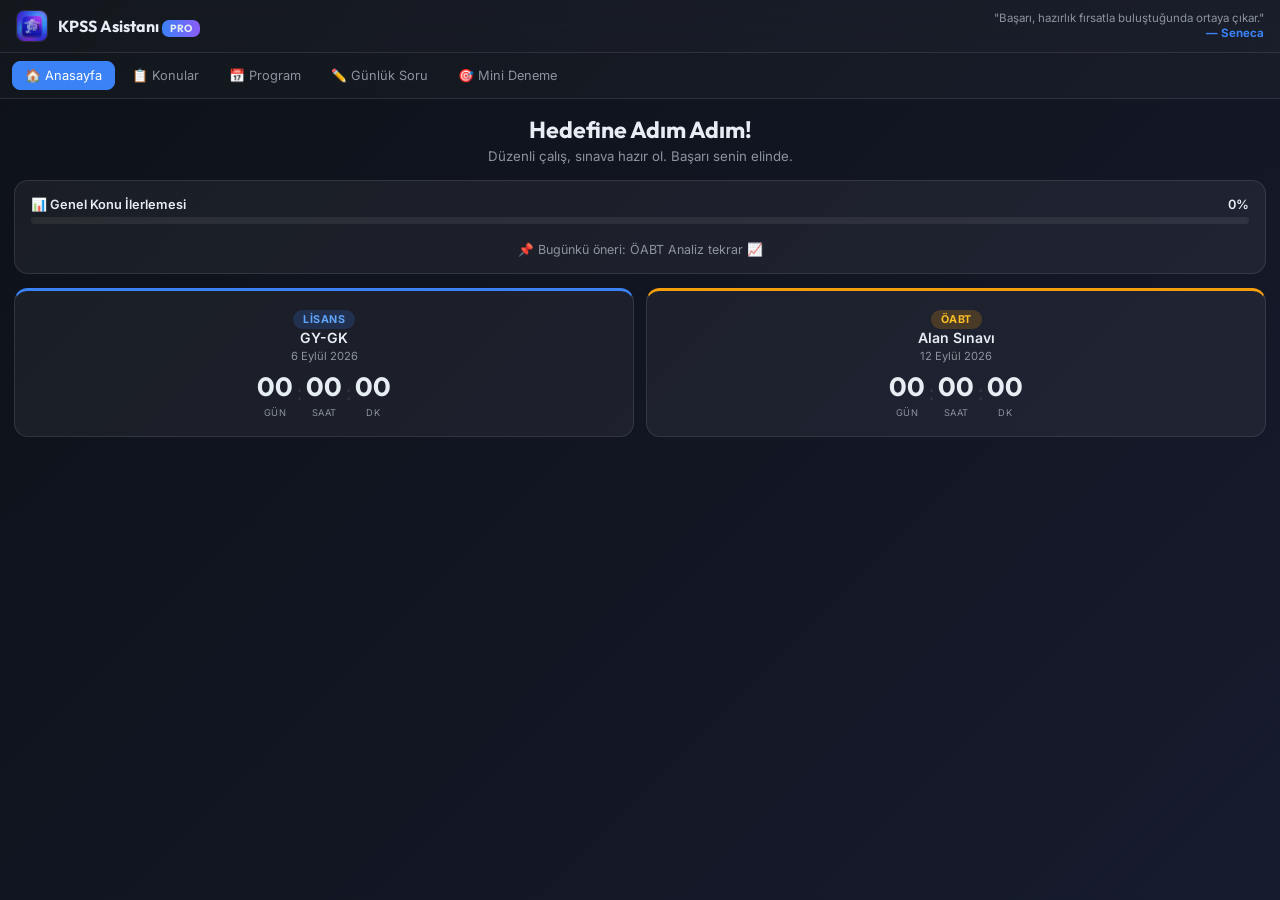
<file: kpss-asistan.html>
<!DOCTYPE html>
<html lang="tr">
<head>
<meta charset="UTF-8">
<meta name="viewport" content="width=device-width, initial-scale=1.0, user-scalable=no">
<title>KPSS Asistanı 2026</title>
<meta name="theme-color" content="#1a1f3a">
<link href="https://fonts.googleapis.com/css2?family=Inter:wght@400;500;600;700&family=Outfit:wght@600;700;800&display=swap" rel="stylesheet">
<link rel="icon" type="image/png" href="logo.png">
<link rel="apple-touch-icon" href="logo.png">
<link rel="manifest" href="manifest.json">
<meta name="apple-mobile-web-app-capable" content="yes">
<meta name="apple-mobile-web-app-status-bar-style" content="black-translucent">
<meta name="apple-mobile-web-app-title" content="KPSS PRO">
<style>
*,*::before,*::after{margin:0;padding:0;box-sizing:border-box}
:root{--bg:#0d1117;--surface:rgba(255,255,255,0.05);--border:rgba(255,255,255,0.1);--text:#e6edf3;--muted:#8b949e;--blue:#3b82f6;--purple:#8b5cf6;--green:#10b981;--orange:#f59e0b;--red:#ef4444}
body{font-family:'Inter',sans-serif;background:linear-gradient(135deg,#0d1117,#161b2e);color:var(--text);min-height:100vh;overflow-x:hidden}
.hdr{padding:10px 16px;background:rgba(255,255,255,0.03);border-bottom:1px solid var(--border);position:sticky;top:0;z-index:100;backdrop-filter:blur(12px);display:flex;justify-content:space-between;align-items:center}
.logo{font-family:'Outfit',sans-serif;font-size:1rem;font-weight:700;display:flex;align-items:center;gap:10px}
.logo-img{width:32px;height:32px;border-radius:8px;object-fit:cover;border:1px solid var(--border)}
.badge{background:linear-gradient(90deg,var(--blue),var(--purple));border-radius:7px;padding:2px 8px;font-size:0.65rem}
.quote-strip{font-size:0.72rem;color:var(--muted);max-width:55%;text-align:right;line-height:1.3}
.nav{display:flex;overflow-x:auto;gap:4px;padding:8px 12px;background:rgba(255,255,255,0.02);border-bottom:1px solid var(--border);scrollbar-width:none}
.nav::-webkit-scrollbar{display:none}
.nbtn{flex-shrink:0;background:transparent;border:1px solid transparent;border-radius:8px;color:var(--muted);font-family:'Inter',sans-serif;font-size:0.8rem;padding:6px 12px;cursor:pointer;transition:all .2s;white-space:nowrap;-webkit-tap-highlight-color:transparent;touch-action:manipulation}
.nbtn.active{color:#fff;background:var(--blue);border-color:var(--blue)}
.page{display:none;padding:16px 14px;animation:fu .3s ease}
.page.active{display:block}
@keyframes fu{from{opacity:0;transform:translateY(6px)}to{opacity:1;transform:none}}
.card{background:var(--surface);border:1px solid var(--border);border-radius:14px;padding:16px;margin-bottom:14px}
h2.pt{font-family:'Outfit',sans-serif;font-size:1.45rem;text-align:center;margin-bottom:4px}
p.ps{color:var(--muted);text-align:center;font-size:0.83rem;margin-bottom:16px}
.tag{display:inline-block;padding:3px 10px;border-radius:20px;font-size:0.67rem;font-weight:700;letter-spacing:.5px;background:rgba(59,130,246,.18);color:#60a5fa}
.tag.o{background:rgba(245,158,11,.2);color:#fbbf24}
.tag.g{background:rgba(16,185,129,.2);color:#34d399}
.tag.r{background:rgba(239,68,68,.2);color:#f87171}
/* countdown */
.cdg{display:grid;grid-template-columns:1fr 1fr;gap:12px}
.cdc{background:var(--surface);border:1px solid var(--border);border-radius:14px;padding:16px;text-align:center}
.cdc.b{border-top:3px solid var(--blue)}.cdc.o{border-top:3px solid var(--orange)}
.cdc h3{font-size:.88rem;font-weight:600;margin-bottom:3px}.cdc .dt{font-size:.7rem;color:var(--muted);margin-bottom:11px}
.tr{display:flex;justify-content:center;gap:4px;align-items:center}
.tu{text-align:center}.tnum{font-family:'Outfit',sans-serif;font-size:1.65rem;font-weight:700;line-height:1;display:block}
.tlbl{font-size:.58rem;color:var(--muted);text-transform:uppercase;letter-spacing:.5px}
.tsep{font-size:1.2rem;color:var(--border);margin-bottom:9px}
/* progress */
.plbl{display:flex;justify-content:space-between;font-size:.8rem;font-weight:600;margin-bottom:5px}
.pb{height:7px;background:rgba(255,255,255,.07);border-radius:7px;overflow:hidden;margin-bottom:18px}
.pf{height:100%;background:linear-gradient(90deg,var(--blue),var(--purple));border-radius:7px;transition:width .5s}
/* topics */
.sc{background:var(--surface);border:1px solid var(--border);border-radius:12px;padding:13px;margin-bottom:11px}
.sh{display:flex;justify-content:space-between;align-items:center;margin-bottom:7px;padding-bottom:7px;border-bottom:1px solid var(--border)}
.sn{font-family:'Outfit',sans-serif;font-size:.92rem;font-weight:600}
.scnt{font-size:.7rem;background:rgba(255,255,255,.08);padding:2px 8px;border-radius:10px;font-weight:600}
.spb{height:3px;background:rgba(255,255,255,.05);border-radius:3px;overflow:hidden;margin-bottom:9px}
.spf{height:100%;transition:width .4s}
.ti{display:flex;align-items:center;gap:9px;padding:6px 3px;border-radius:7px;cursor:pointer;-webkit-tap-highlight-color:transparent;touch-action:manipulation}
.ti span{font-size:.83rem;user-select:none;flex:1}
.ck{width:19px;height:19px;min-width:19px;border:2px solid var(--muted);border-radius:5px;display:flex;align-items:center;justify-content:center;transition:all .2s;font-size:10px;font-weight:700;color:#fff}
.ti.done .ck{background:var(--blue);border-color:var(--blue)}.ti.done span{color:var(--muted);text-decoration:line-through}
/* planner */
.dc{background:var(--surface);border:1px solid var(--border);border-radius:12px;padding:12px;margin-bottom:9px}
.dn{font-family:'Outfit',sans-serif;font-weight:700;font-size:.9rem;margin-bottom:7px;padding-bottom:6px;border-bottom:1px solid var(--border)}
.dt2{display:flex;flex-direction:column;gap:5px}
.tp{padding:7px 11px;border-radius:7px;font-size:.79rem;font-weight:500;background:rgba(255,255,255,.03);border:1px solid var(--border);border-left-width:3px}
/* quiz */
.qib{display:flex;justify-content:space-between;align-items:center;margin-bottom:12px}
.qsd{font-weight:700;font-size:.83rem;background:rgba(255,255,255,.07);padding:5px 11px;border-radius:20px}
.qtxt{font-family:'Outfit',sans-serif;font-size:1.03rem;line-height:1.6;margin-bottom:16px;font-weight:500}
.qopts{display:flex;flex-direction:column;gap:8px;margin-bottom:13px}
.obtn{width:100%;background:rgba(255,255,255,.03);border:1px solid var(--border);border-radius:10px;color:var(--text);font-family:'Inter',sans-serif;font-size:.85rem;padding:12px 14px;text-align:left;cursor:pointer;display:flex;align-items:center;gap:10px;transition:all .18s;-webkit-tap-highlight-color:transparent;touch-action:manipulation}
.obtn:active:not(:disabled){transform:scale(.98)}.obtn:not(:disabled):hover{background:rgba(255,255,255,.07)}
.obtn.correct{background:rgba(16,185,129,.14);border-color:var(--green)}.obtn.wrong{background:rgba(239,68,68,.14);border-color:var(--red);opacity:.8}
.obtn:disabled{cursor:not-allowed}
.ol{width:27px;height:27px;min-width:27px;border-radius:7px;background:rgba(255,255,255,.1);display:flex;align-items:center;justify-content:center;font-weight:700;font-size:.78rem}
.obtn.correct .ol{background:var(--green)}.obtn.wrong .ol{background:var(--red)}
.fb{display:none;border-radius:10px;padding:12px 14px;margin-bottom:11px;border-left:4px solid var(--blue);background:rgba(255,255,255,.04);font-size:.83rem;line-height:1.6}
.fb.show{display:block;animation:fu .3s ease}.fb.ok{border-color:var(--green)}.fb.err{border-color:var(--red)}
.fbt{font-weight:700;margin-bottom:3px;font-size:.9rem}
.bnxt{width:100%;padding:12px;background:linear-gradient(135deg,var(--blue),var(--purple));color:#fff;border:none;border-radius:10px;font-family:'Outfit',sans-serif;font-size:.93rem;font-weight:700;cursor:pointer;display:none;touch-action:manipulation}
.bnxt:active{transform:scale(.97)}
.qend{text-align:center;padding:14px 0}
.sbig{font-family:'Outfit',sans-serif;font-size:2.7rem;font-weight:800;color:var(--blue)}
.brs{padding:10px 24px;background:var(--blue);color:#fff;border:none;border-radius:9px;font-family:'Outfit',sans-serif;font-size:.92rem;font-weight:700;cursor:pointer;touch-action:manipulation}
/* deneme */
.dstep{margin-bottom:14px}
.dsub-row{display:flex;justify-content:space-between;align-items:center;padding:10px 14px;background:rgba(255,255,255,.03);border:1px solid var(--border);border-radius:10px;margin-bottom:7px}
.dsub-lbl{font-family:'Outfit',sans-serif;font-size:.9rem;font-weight:600}
.dsub-cnt{font-size:.78rem;color:var(--muted)}
.dscore-grid{display:grid;grid-template-columns:1fr 1fr;gap:10px;margin-bottom:14px}
.dscore-card{background:var(--surface);border:1px solid var(--border);border-radius:12px;padding:14px;text-align:center}
.dscore-num{font-family:'Outfit',sans-serif;font-size:2rem;font-weight:800}
.dscore-lbl{font-size:.72rem;color:var(--muted);margin-top:3px}
.ai-box{background:rgba(59,130,246,.08);border:1px solid rgba(59,130,246,.25);border-radius:12px;padding:16px;margin-bottom:14px}
.ai-title{font-family:'Outfit',sans-serif;font-size:1rem;font-weight:700;margin-bottom:10px;display:flex;align-items:center;gap:6px}
.ai-line{font-size:.83rem;line-height:1.7;padding:4px 0;border-bottom:1px solid rgba(255,255,255,.06)}
.ai-line:last-child{border:none}
.sub-result{display:flex;justify-content:space-between;align-items:center;padding:8px 12px;border-radius:8px;margin-bottom:6px;background:rgba(255,255,255,.03)}
.sub-result.good{border-left:3px solid var(--green)}.sub-result.mid{border-left:3px solid var(--orange)}.sub-result.bad{border-left:3px solid var(--red)}
</style>
</head>
<body>
<div class="hdr">
  <div class="logo">
    <img src="logo.png" class="logo-img" onerror="this.style.display='none'">
    <div>KPSS Asistanı <span class="badge">PRO</span></div>
  </div>
  <div class="quote-strip" id="daily-quote"></div>
</div>
<nav class="nav" id="mainNav">
  <button class="nbtn active" data-page="dashboard">🏠 Anasayfa</button>
  <button class="nbtn" data-page="topics">📋 Konular</button>
  <button class="nbtn" data-page="planner">📅 Program</button>
  <button class="nbtn" data-page="quiz">✏️ Günlük Soru</button>
  <button class="nbtn" data-page="deneme">🎯 Mini Deneme</button>
</nav>

<!-- DASHBOARD -->
<div class="page active" id="page-dashboard">
  <h2 class="pt">Hedefine Adım Adım!</h2>
  <p class="ps">Düzenli çalış, sınava hazır ol. Başarı senin elinde.</p>
  <div class="card">
    <div class="plbl"><span>📊 Genel Konu İlerlemesi</span><span id="tot-pct">0%</span></div>
    <div class="pb"><div class="pf" id="tot-fill" style="width:0%"></div></div>
    <div style="font-size:.78rem;color:var(--muted);text-align:center" id="today-tip"></div>
  </div>
  <div class="cdg">
    <div class="cdc b"><span class="tag">LİSANS</span><h3>GY-GK</h3><div class="dt">6 Eylül 2026</div>
      <div class="tr"><div class="tu"><span class="tnum" id="d1">--</span><span class="tlbl">Gün</span></div><div class="tsep">:</div><div class="tu"><span class="tnum" id="h1">--</span><span class="tlbl">Saat</span></div><div class="tsep">:</div><div class="tu"><span class="tnum" id="m1">--</span><span class="tlbl">Dk</span></div></div>
    </div>
    <div class="cdc o"><span class="tag o">ÖABT</span><h3>Alan Sınavı</h3><div class="dt">12 Eylül 2026</div>
      <div class="tr"><div class="tu"><span class="tnum" id="d2">--</span><span class="tlbl">Gün</span></div><div class="tsep">:</div><div class="tu"><span class="tnum" id="h2">--</span><span class="tlbl">Saat</span></div><div class="tsep">:</div><div class="tu"><span class="tnum" id="m2">--</span><span class="tlbl">Dk</span></div></div>
    </div>
  </div>
</div>

<!-- TOPICS -->
<div class="page" id="page-topics">
  <h2 class="pt">Konu Takibi</h2><p class="ps">Tamamladığın konuları işaretle. Kaydedilir.</p>
  <div id="topic-list"></div>
</div>

<!-- PLANNER -->
<div class="page" id="page-planner">
  <h2 class="pt">Haftalık Program</h2><p class="ps">ÖABT ağırlıklı, GY-GK destekli.</p>
  <div id="planner-list"></div>
</div>

<!-- DAILY QUIZ -->
<div class="page" id="page-quiz">
  <h2 class="pt">Günlük Soru</h2><p class="ps" id="quiz-sub">Bugüne özel sorular yükleniyor...</p>
  <div class="card" id="quiz-box">
    <div class="qib"><span class="tag" id="q-cat">-</span><span class="qsd">Skor: <span id="q-sc">0</span></span></div>
    <div style="font-size:.7rem;color:var(--muted);margin-bottom:10px" id="q-cnt"></div>
    <div class="qtxt" id="q-txt">Yükleniyor...</div>
    <div class="qopts" id="q-opts"></div>
    <div class="fb" id="q-fb"><div class="fbt" id="q-fbt"></div><div id="q-fbtx"></div></div>
    <button class="bnxt" id="btn-nxt">Sonraki →</button>
  </div>
  <div class="card" id="quiz-end" style="display:none">
    <div class="qend"><div style="font-size:2.5rem">🎉</div><div class="sbig" id="end-sc"></div><p id="end-msg" style="color:var(--muted);margin:8px 0 18px;font-size:.88rem"></p><button class="brs" id="btn-rs">Tekrar Başla</button></div>
  </div>
</div>

<!-- MINI DENEME -->
<div class="page" id="page-deneme">
  <h2 class="pt">Mini Deneme</h2><p class="ps">Gerçek KPSS dağılımına göre 30 soruluk öğretmen denemesi.</p>

  <!-- Bilgi -->
  <div class="card" id="den-info">
    <div style="margin-bottom:12px">
      <div style="font-family:'Outfit',sans-serif;font-size:.95rem;font-weight:700;margin-bottom:8px">📋 Deneme Yapısı</div>
      <div class="dsub-row"><span class="dsub-lbl">🟦 GY-GK Bölümü</span><span class="dsub-cnt">20 soru</span></div>
      <div style="padding-left:12px">
        <div class="dsub-row"><span class="dsub-lbl">📚 Türkçe</span><span class="dsub-cnt">5 soru</span></div>
        <div class="dsub-row"><span class="dsub-lbl">➗ Matematik</span><span class="dsub-cnt">5 soru</span></div>
        <div class="dsub-row"><span class="dsub-lbl">🏺 Tarih</span><span class="dsub-cnt">4 soru</span></div>
        <div class="dsub-row"><span class="dsub-lbl">🌍 Coğrafya</span><span class="dsub-cnt">3 soru</span></div>
        <div class="dsub-row"><span class="dsub-lbl">⚖️ Vatandaşlık</span><span class="dsub-cnt">2 soru</span></div>
        <div class="dsub-row"><span class="dsub-lbl">📰 Güncel</span><span class="dsub-cnt">1 soru</span></div>
      </div>
      <div class="dsub-row" style="margin-top:6px"><span class="dsub-lbl">🟧 ÖABT Bölümü</span><span class="dsub-cnt">10 soru</span></div>
      <div style="padding-left:12px">
        <div class="dsub-row"><span class="dsub-lbl">📐 Geometri + Sayılar</span><span class="dsub-cnt">4 soru</span></div>
        <div class="dsub-row"><span class="dsub-lbl">📈 Analiz + Cebir</span><span class="dsub-cnt">4 soru</span></div>
        <div class="dsub-row"><span class="dsub-lbl">👨‍🏫 Alan Eğitimi</span><span class="dsub-cnt">2 soru</span></div>
      </div>
    </div>
    <div style="font-size:.78rem;color:var(--muted);margin-bottom:14px">Net = Doğru − (Yanlış × 0.25)&nbsp;|&nbsp;Boşlar sayılmaz</div>
    <button class="bnxt" style="display:block" id="btn-start-den">Denemeyi Başlat 🚀</button>
  </div>

  <!-- Soru Alanı -->
  <div class="card" id="den-box" style="display:none">
    <div class="qib">
      <span class="tag" id="den-cat">-</span>
      <span class="qsd" id="den-cnt">-</span>
    </div>
    <div class="qtxt" id="den-txt"></div>
    <div class="qopts" id="den-opts"></div>
    <div class="fb" id="den-fb"><div class="fbt" id="den-fbt"></div><div id="den-fbtx"></div></div>
    <button class="bnxt" id="btn-den-nxt">Sonraki →</button>
    <button class="bnxt" id="btn-den-skip" style="background:rgba(255,255,255,.08);margin-top:8px;color:var(--muted)">Boş Bırak →</button>
  </div>

  <!-- Sonuç -->
  <div id="den-result" style="display:none">
    <div class="card">
      <div style="text-align:center;margin-bottom:16px">
        <div style="font-size:2rem;margin-bottom:6px">📊</div>
        <div style="font-family:'Outfit',sans-serif;font-size:1.2rem;font-weight:700">Deneme Sonucu</div>
      </div>
      <div class="dscore-grid">
        <div class="dscore-card"><div class="dscore-num" id="res-dogru" style="color:var(--green)"></div><div class="dscore-lbl">Doğru</div></div>
        <div class="dscore-card"><div class="dscore-num" id="res-yanlis" style="color:var(--red)"></div><div class="dscore-lbl">Yanlış</div></div>
        <div class="dscore-card"><div class="dscore-num" id="res-bos" style="color:var(--muted)"></div><div class="dscore-lbl">Boş</div></div>
        <div class="dscore-card"><div class="dscore-num" id="res-net" style="color:var(--blue)"></div><div class="dscore-lbl">Net</div></div>
      </div>
      <div style="display:grid;grid-template-columns:1fr 1fr;gap:10px;margin-bottom:14px">
        <div class="dscore-card"><div class="dscore-num" id="res-gygk" style="color:var(--purple);font-size:1.5rem"></div><div class="dscore-lbl">GY-GK Tahmini Puan</div></div>
        <div class="dscore-card"><div class="dscore-num" id="res-oabt" style="color:var(--orange);font-size:1.5rem"></div><div class="dscore-lbl">ÖABT Tahmini Puan</div></div>
      </div>
    </div>
    <div class="card">
      <div style="margin-bottom:12px">
        <div style="font-family:'Outfit',sans-serif;font-size:.95rem;font-weight:700;margin-bottom:10px">Konu Bazlı Sonuçlar</div>
        <div id="sub-results"></div>
      </div>
    </div>
    <div class="ai-box">
      <div class="ai-title">🤖 Yapay Zeka Analizi</div>
      <div id="ai-analysis"></div>
    </div>
    <button class="brs" style="width:100%;padding:12px" id="btn-den-restart">Yeni Deneme 🔄</button>
  </div>
</div>

<script>
// ============== SORULAR ==============
var GYGK_Q = {
  turkce:[
    {q:'"Ne doğan güneşe hükmüm geçer / Ne halden anlayan bulunur" — Hangisi YOKTUR?',opts:['Sıfat-fiil','Olumsuzluk eki','Bağlaç','İsim tamlaması','Eylemsi'],ans:3,exp:'"Doğan"=sıfat-fiil, "ne...ne"=bağlaç. İsim tamlaması yoktur.'},
    {q:'"Kitabı okudu" cümlesinde nesne nedir?',opts:['Kitabı','Okudu','Özne','Yüklem','Tümleç'],ans:0,exp:'"Kitabı" belirtili nesnedir; "-ı" hâliyle belirtilmiş.'},
    {q:'Hangi kelimede yazım yanlışı var?',opts:['hâlâ','fakat','lakin','de ki','herşey'],ans:4,exp:'"Her şey" ayrı yazılır; bitişik "herşey" yanlıştır.'},
    {q:'"Eve girince baktı" cümlesi hangi tür cümledir?',opts:['Basit','Sıralı','Bağlı','Bileşik','Devrik'],ans:3,exp:'"Girince" yan cümlesi oluşturur → Bileşik cümledir.'},
    {q:'"Yokuşu çıkmak" ifadesinde altı çizili sözcüğün türü?',opts:['Fiil','Zarf','Mastar','İsim','Sıfat'],ans:2,exp:'"Çıkmak" -mak mastar ekiyle isim görevinde kullanılmıştır.'}
  ],
  matematik:[
    {q:'%40ını %20 kârla, kalanın %50sini %10 zararla geri kalanı maliyetine satan satıcının net durumu?',opts:['%5 Kâr','%5 Zarar','%3 Kâr','Zararsız','%8 Kâr'],ans:0,exp:'40×120+30×90+30×100=10500 TL; maliyet 10000 → %5 kâr.'},
    {q:'İki boruyla 6 ve 12 saatte dolan havuz ikisi açık kaç saatte dolar?',opts:['3','4','5','6','2'],ans:1,exp:'1/6+1/12=3/12=1/4 → 4 saatte dolar.'},
    {q:'120 km 1,5 saatte alınıyor. 200 km için kaç saat?',opts:['2','2.5','3','3.5','4'],ans:1,exp:'Hız=80 km/h → 200/80=2,5 saat.'},
    {q:'3, 6, 12, 24, ... dizisinin 7. terimi?',opts:['96','128','192','256','384'],ans:2,exp:'Oran=2 → 3×2⁶=192.'},
    {q:'%25 indirimli ürünün indirimsiz fiyatı 200 TL ise indirimlisi?',opts:['100','125','140','150','175'],ans:3,exp:'200×0,75=150 TL.'}
  ],
  tarih:[
    {q:'Padişahın mutlak otoritesini ilk sınırlandıran belge?',opts:['Sened-i İttifak','Tanzimat Fermanı','Islahat Fermanı','Kanuni Esasi','Teşkilat-ı Esasiye'],ans:0,exp:'Sened-i İttifak (1808) ayanlarla imzalanan ilk belgedir.'},
    {q:'Misak-ı Milli hangi meclis tarafından kabul edildi?',opts:['TBMM','Son Osmanlı Mebusan Meclisi','Danıştay','Şura-yı Devlet','Meclisi Mebusan'],ans:1,exp:'Ocak 1920, İstanbul\'daki son Osmanlı Mebusan Meclisi.'},
    {q:'Kurtuluş Savaşı\'nda ilk düzenli ordu cephesi?',opts:['Batı','Güney','Doğu','Merkez','Kuzey'],ans:2,exp:'Doğu Cephesi — Kazım Karabekir, Ermeni Savaşı 1920.'},
    {q:'Kanun-i Esasi hangi yılda ilan edildi?',opts:['1856','1876','1889','1908','1839'],ans:1,exp:'1876 — II. Abdülhamit döneminde ilan edilen ilk Osmanlı anayasası.'}
  ],
  cografya:[
    {q:'Türkiye\'de tektonik kökenli olmayan göl?',opts:['İznik','Tuz','Sapanca','Meke Tuzlası','Burdur'],ans:3,exp:'Meke Tuzlası maar (volkanik) gölüdür.'},
    {q:'En fazla yağış hangi bölgede görülür?',opts:['Karadeniz','Ege','Akdeniz','Marmara','İç Anadolu'],ans:0,exp:'Doğu Karadeniz (Rize) ~2500 mm ile Türkiye\'nin en yağışlı yeridir.'},
    {q:'Türkiye\'nin en uzun nehri?',opts:['Fırat','Dicle','Kızılırmak','Sakarya','Yeşilırmak'],ans:2,exp:'Kızılırmak ~1355 km ile tamamı Türkiye sınırlarında akandır.'}
  ],
  vatandaslik:[
    {q:'Savaş ilanına 1982 Anayasasına göre kim karar verir?',opts:['Cumhurbaşkanı','TBMM','MGK','Genelkurmay','Bakanlık'],ans:1,exp:'1982 Any. Madde 92: Savaş ilanı yetkisi TBMM\'ye aittir.'},
    {q:'Cumhurbaşkanı kaç yıl için seçilir?',opts:['4','5','6','7','3'],ans:1,exp:'5 yıl ve en fazla 2 dönem görev yapabilir.'}
  ],
  guncel:[
    {q:'Türkiye Büyük Millet Meclisi kaç milletvekilinden oluşur?',opts:['450','500','550','600','650'],ans:3,exp:'2017 anayasa değişikliği ile 550\'den 600\'e çıkarılmıştır.'}
  ]
};

var OABT_Q = {
  sayilar:[
    {q:'1\'den 100\'e kadar sayılar yan yana yazılan sayının 9\'a bölümünden kalan?',opts:['1','2','3','4','0'],ans:0,exp:'Rakamlar toplamı 901; 9+0+1=10 → 1+0=1. Kalan 1.'},
    {q:'EBOB(3,7) + EKOK(3,7) = ?',opts:['22','21','23','24','28'],ans:0,exp:'EBOB=1, EKOK=21 → 1+21=22.'}
  ],
  geometri:[
    {q:'A(2,-3)\'ün y=x\'e göre simetriği B, B\'nin orijine göre simetriği C. C=?',opts:['(2,-3)','(-3,2)','(3,-2)','(-2,3)','(2,3)'],ans:2,exp:'B(-3,2), orijine göre C(3,-2).'},
    {q:'30-60-90 üçgeninde en uzun:en kısa kenar oranı?',opts:['1:2','1:√3','2:1','√3:1','√2:1'],ans:2,exp:'Kenarlar 1:√3:2 → en uzun 2, en kısa 1 → oran 2:1.'}
  ],
  analiz:[
    {q:'f(x)=x³-3x²+4 fonksiyonunun yerel minimum değeri?',opts:['0','2','4','-2','8'],ans:0,exp:'f\'=3x(x-2)=0; x=2\'de min: f(2)=8-12+4=0.'},
    {q:'f(x)=3x²+2x\'in x=1\'deki türevi?',opts:['5','6','8','7','4'],ans:2,exp:'f\'=6x+2; f\'(1)=8.'}
  ],
  cebir:[
    {q:'x²-5x+6=0 köklerinin toplamı?',opts:['5','6','-5','3','2'],ans:0,exp:'Viète: kökler toplamı = 5/1 = 5.'},
    {q:'A=[[1,2],[3,4]] B=[[5,6],[7,8]] AxB\'nin (1,1) elemanı?',opts:['19','23','17','22','21'],ans:0,exp:'1×5+2×7=19.'}
  ],
  alanEgitimi:[
    {q:'"Somuttan soyuta" ilkesine göre ilk aşamada kullanılması gereken yaklaşım?',opts:['Sembolik','Sezgisel','Somut Materyal','Soyut Kural','Ezber'],ans:2,exp:'Bruner\'ın modeli: Enaktif (somut) → İkonik → Sembolik.'},
    {q:'İlköğretim matematik öğretiminde problem çözme sürecindeki ilk adım?',opts:['Plan yap','Problemi anla','Çöz','Kontrol et','Genelleştir'],ans:1,exp:'Polya\'nın 4 adımı: 1.Problemi anla → 2.Plan yap → 3.Uygula → 4.Kontrol.'}
  ]
};

// ============== MOTIVASYON SÖZLERİ ==============
var QUOTES = [
  {q:'Hayatta en hakiki mürşit ilimdir.',p:'Atatürk'},
  {q:'Matematik, aklın müziğidir.',p:'James Joseph Sylvester'},
  {q:'Eğitim, insanın içindeki ateşin yakılmasıdır.',p:'Socrates'},
  {q:'Başarı, hazırlık fırsatla buluştuğunda ortaya çıkar.',p:'Seneca'},
  {q:'Bugünün çalışması, yarının başarısını hazırlar.',p:'Atatürk'},
  {q:'Matematik, sonsuzluğun bilimidir.',p:'Leibniz'},
  {q:'Çalışmadan, yorulmadan, üretmeden rahat yaşamak... bu bir insanın harcı değildir.',p:'Atatürk'},
  {q:'Bir şeyi yapmak imkânsız görünüyorsa, o şeyi yapana kadar imkânsız kalır.',p:'Nelson Mandela'},
  {q:'Geometri, Tanrı\'nın düşüncesidir.',p:'Platon'},
  {q:'Zorluklar insanı kendini bulmaya zorlar.',p:'Epiktetos'},
  {q:'Bilgi güçtür; öğrenen her şeye sahip olur.',p:'Francis Bacon'},
  {q:'Küçük fırsatlar çoğu zaman büyük başarıların başlangıcıdır.',p:'Demosthenes'},
  {q:'Sabır, başarının en güçlü silahıdır.',p:'Ali ibn Abi Talib'},
  {q:'Öğrenmek bir hazinedir; öğreten onu her yere taşır.',p:'Çin Atasözü'}
];

// ============== KONULAR ==============
var SUBJECTS=[
  {id:'mat',label:'➗ GY-GK Matematik',count:'30 S',color:'#3b82f6',topics:['Temel İşlemler','Sayı Problemleri','Yüzde-Oran-Orantı','İşçi-Havuz','Hız-Zaman','Grafik-Tablo']},
  {id:'tur',label:'📚 GY-GK Türkçe',count:'30 S',color:'#10b981',topics:['Sözcükte Anlam','Cümlede Anlam','Paragraf','Dil Bilgisi','Yazım Kuralları','Noktalama']},
  {id:'tar',label:'🏺 GY-GK Tarih',count:'27 S',color:'#f59e0b',topics:['Osmanlı Öncesi Türk Tarihi','Osmanlı Tarihi','Atatürk ve İnkılap Tarihi','Kurtuluş Savaşı','Çağdaş Tarih']},
  {id:'cog',label:'🌍 GY-GK Coğrafya',count:'18 S',color:'#6366f1',topics:['Fiziki Coğrafya','Beşeri Coğrafya','Yer Şekilleri','Harita Bilgisi']},
  {id:'vat',label:'⚖️ GY-GK Vatandaşlık',count:'9 S',color:'#8b5cf6',topics:['Anayasa','Yasama-Yürütme-Yargı','Temel Hak ve Ödevler','İdare Hukuku']},
  {id:'osy',label:'🔢 ÖABT Sayılar',count:'Alan',color:'#38bdf8',topics:['Doğal/Tam Sayılar','Rasyonel Sayılar','Gerçek Sayılar','Basamak Sistemi','Bölünebilme']},
  {id:'oal',label:'📈 ÖABT Analiz',count:'Alan',color:'#34d399',topics:['Fonksiyonlar','Limit','Türev','İntegral']},
  {id:'ocb',label:'🧮 ÖABT Cebir',count:'Alan',color:'#a78bfa',topics:['Cebirsel İşlemler','Matrisler','Lineer Denklem']},
  {id:'oge',label:'📐 ÖABT Geometri',count:'Alan',color:'#f472b6',topics:['Analitik Geometri','Dönüşüm Geometrisi','Düzlem Geometri']},
  {id:'oeg',label:'👨‍🏫 ÖABT Alan Eğitimi',count:'Alan',color:'#4ade80',topics:['Öğretim İlke ve Yöntemleri','İlköğretim Mat. Müfredatı']}
];

var PLANNER=[
  {day:'Pazartesi',tasks:['ÖABT: Analiz / Sayılar','GY-GK Türkçe Paragraf'],color:'#3b82f6'},
  {day:'Salı',tasks:['ÖABT: Cebir Test','GY-GK Matematik Soru'],color:'#10b981'},
  {day:'Çarşamba',tasks:['ÖABT: Geometri','GY-GK Tarih Okuma'],color:'#8b5cf6'},
  {day:'Perşembe',tasks:['ÖABT: Uyg. Matematik','GY-GK Coğrafya'],color:'#ef4444'},
  {day:'Cuma',tasks:['ÖABT: Alan Eğitimi','GY-GK Vatandaşlık + Güncel'],color:'#f59e0b'},
  {day:'Cumartesi',tasks:['ÖABT Genel Tekrar','ÖABT Özet + Test'],color:'#ec4899'},
  {day:'Pazar',tasks:['GY-GK Deneme','Deneme Analizi + Eksik Konu'],color:'#6366f1'}
];

// Günlük soru bankası (tümü flat)
var ALL_Q=[];
Object.values(GYGK_Q).forEach(function(arr){arr.forEach(function(q){ALL_Q.push(q);});});
Object.values(OABT_Q).forEach(function(arr){arr.forEach(function(q){ALL_Q.push(q);});});

// ============== STATE ==============
var progress=JSON.parse(localStorage.getItem('kpss26')||'{}');
var qQueue=[],qIdx=0,qScore=0;
var denQueue=[],denIdx=0,denResults=[];
var now=new Date();
var todayDow=(now.getDay()+6)%7; // 0=Mon...6=Sun

// ============== NAVIGATION ==============
document.getElementById('mainNav').addEventListener('click',function(e){
  var btn=e.target.closest('.nbtn'); if(!btn) return;
  var pg=btn.getAttribute('data-page');
  document.querySelectorAll('.nbtn').forEach(function(b){b.classList.remove('active');});
  document.querySelectorAll('.page').forEach(function(p){p.classList.remove('active');});
  btn.classList.add('active');
  document.getElementById('page-'+pg).classList.add('active');
});

// ============== QUOTE ==============
var doy=Math.floor((now-new Date(now.getFullYear(),0,0))/(1000*60*60*24));
var q=QUOTES[doy%QUOTES.length];
document.getElementById('daily-quote').innerHTML='"'+q.q+'"<br><b style="color:var(--blue)">— '+q.p+'</b>';

// ============== COUNTDOWN ==============
function tick(){
  var n=Date.now();
  function fill(t,ids){var d=Math.max(0,t-n);document.getElementById(ids[0]).textContent=String(Math.floor(d/86400000)).padStart(2,'0');document.getElementById(ids[1]).textContent=String(Math.floor(d%86400000/3600000)).padStart(2,'0');document.getElementById(ids[2]).textContent=String(Math.floor(d%3600000/60000)).padStart(2,'0');}
  fill(new Date(2026,8,6,10,15,0).getTime(),['d1','h1','m1']);
  fill(new Date(2026,8,12,10,15,0).getTime(),['d2','h2','m2']);
}
tick(); setInterval(tick,30000);

// ============== TOPICS ==============
function saveP(){localStorage.setItem('kpss26',JSON.stringify(progress));}
function renderTopics(){
  var el=document.getElementById('topic-list'); el.innerHTML='';
  var td=0,ta=0;
  SUBJECTS.forEach(function(sub){
    var done=0; sub.topics.forEach(function(t,i){if(progress[sub.id+'-'+i])done++;});
    td+=done; ta+=sub.topics.length;
    var pct=sub.topics.length?Math.round(done/sub.topics.length*100):0;
    var items=sub.topics.map(function(t,i){var k=sub.id+'-'+i,d=!!progress[k];return'<div class="ti'+(d?' done':'')+'" data-key="'+k+'"><div class="ck">'+(d?'✓':'')+'</div><span>'+t+'</span></div>';}).join('');
    el.innerHTML+='<div class="sc"><div class="sh"><div class="sn">'+sub.label+'</div><span class="scnt">'+sub.count+'</span></div><div class="spb"><div class="spf" style="width:'+pct+'%;background:'+sub.color+'"></div></div><div>'+items+'</div></div>';
  });
  renderOvr(td,ta);
  el.addEventListener('click',function(e){var it=e.target.closest('.ti');if(!it)return;var k=it.getAttribute('data-key');progress[k]=!progress[k];saveP();renderTopics();});
}
function renderOvr(d,a){var p=a?Math.round(d/a*100):0;document.getElementById('tot-pct').textContent=p+'%';document.getElementById('tot-fill').style.width=p+'%';}

// Today tip
var tips=['Tarih konularını çalış 🏺','Matematik soru çöz ➗','Coğrafya harita çalış 🌍','ÖABT Geometri çalış 📐','Türkçe paragraf oku 📚','ÖABT Analiz tekrar 📈','Deneme sınavı çöz 📝'];
document.getElementById('today-tip').textContent='📌 Bugünkü öneri: '+tips[todayDow];

// ============== PLANNER ==============
function renderPlanner(){
  var el=document.getElementById('planner-list');
  PLANNER.forEach(function(d,i){
    var today=i===todayDow;
    el.innerHTML+='<div class="dc"'+(today?' style="border-color:'+d.color+'"':'')+'>'+
      '<div class="dn" style="color:'+d.color+'">'+d.day+(today?' 👈 Bugün':'')+
      '</div><div class="dt2">'+d.tasks.map(function(t){return'<div class="tp" style="border-left-color:'+d.color+'">'+t+'</div>';}).join('')+'</div></div>';
  });
}

// ============== DAILY QUIZ ==============
function shuffle(arr){var a=arr.slice();for(var i=a.length-1;i>0;i--){var j=Math.floor(Math.random()*(i+1));var t=a[i];a[i]=a[j];a[j]=t;}return a;}
function startQuiz(){
  qQueue=shuffle(ALL_Q.slice()); qIdx=0; qScore=0;
  document.getElementById('quiz-end').style.display='none';
  document.getElementById('quiz-box').style.display='block';
  document.getElementById('quiz-sub').textContent='Tüm konulardan '+qQueue.length+' soru hazır!';
  loadQ();
}
function loadQ(){
  if(qIdx>=qQueue.length){showQEnd();return;}
  var q=qQueue[qIdx];
  document.getElementById('q-cat').textContent=q.cat||'Soru';
  document.getElementById('q-sc').textContent=qScore;
  document.getElementById('q-cnt').textContent='Soru '+(qIdx+1)+' / '+qQueue.length;
  document.getElementById('q-txt').textContent=q.q;
  var opts=document.getElementById('q-opts'); opts.innerHTML='';
  var L=['A','B','C','D','E'];
  q.opts.forEach(function(o,i){var btn=document.createElement('button');btn.className='obtn';btn.innerHTML='<span class="ol">'+L[i]+'</span>'+o;btn.addEventListener('click',function(){selQ(i);});opts.appendChild(btn);});
  document.getElementById('q-fb').className='fb';
  document.getElementById('btn-nxt').style.display='none';
}
function selQ(i){
  var q=qQueue[qIdx];
  document.querySelectorAll('#q-opts .obtn').forEach(function(b){b.disabled=true;});
  var fb=document.getElementById('q-fb');
  if(i===q.ans){document.querySelectorAll('#q-opts .obtn')[i].classList.add('correct');qScore+=10;fb.className='fb show ok';document.getElementById('q-fbt').textContent='✅ Doğru!';}
  else{document.querySelectorAll('#q-opts .obtn')[i].classList.add('wrong');document.querySelectorAll('#q-opts .obtn')[q.ans].classList.add('correct');fb.className='fb show err';document.getElementById('q-fbt').textContent='❌ Yanlış';}
  document.getElementById('q-fbtx').textContent=q.exp;
  document.getElementById('btn-nxt').style.display='block';
  document.getElementById('q-sc').textContent=qScore;
}
function showQEnd(){
  document.getElementById('quiz-box').style.display='none';
  document.getElementById('quiz-end').style.display='block';
  document.getElementById('end-sc').textContent=qScore+' / '+(qQueue.length*10);
  var p=Math.round(qScore/qQueue.length/10*100);
  document.getElementById('end-msg').textContent=p>=80?'Harika performans 💪':p>=50?'İyi gidiyorsun, devam et! 📚':'Hatalı konuları tekrar çalış 🔁';
}
document.getElementById('btn-nxt').addEventListener('click',function(){qIdx++;loadQ();});
document.getElementById('btn-rs').addEventListener('click',startQuiz);

// ============== MINI DENEME ==============
function buildDeneme(){
  var qs=[];
  function add(arr,cat,n){shuffle(arr).slice(0,n).forEach(function(q){qs.push(Object.assign({},q,{denCat:cat}));});}
  add(GYGK_Q.turkce,'Türkçe',5);
  add(GYGK_Q.matematik,'Matematik',5);
  add(GYGK_Q.tarih,'Tarih',4);
  add(GYGK_Q.cografya,'Coğrafya',3);
  add(GYGK_Q.vatandaslik,'Vatandaşlık',2);
  add(GYGK_Q.guncel,'Güncel',1);
  add(OABT_Q.sayilar,'ÖABT Sayılar',2);
  add(OABT_Q.geometri,'ÖABT Geometri',2);
  add(OABT_Q.analiz,'ÖABT Analiz',2);
  add(OABT_Q.cebir,'ÖABT Cebir',2);
  add(OABT_Q.alanEgitimi,'ÖABT Alan Eğitimi',2);
  return qs;
}

document.getElementById('btn-start-den').addEventListener('click',function(){
  denQueue=buildDeneme(); denIdx=0; denResults=[];
  document.getElementById('den-info').style.display='none';
  document.getElementById('den-result').style.display='none';
  document.getElementById('den-box').style.display='block';
  loadDen();
});

function loadDen(){
  if(denIdx>=denQueue.length){showDenResult();return;}
  var q=denQueue[denIdx];
  document.getElementById('den-cat').textContent=q.denCat;
  document.getElementById('den-cnt').textContent=(denIdx+1)+' / '+denQueue.length;
  document.getElementById('den-txt').textContent=q.q;
  var opts=document.getElementById('den-opts'); opts.innerHTML='';
  var L=['A','B','C','D','E'];
  q.opts.forEach(function(o,i){var btn=document.createElement('button');btn.className='obtn';btn.innerHTML='<span class="ol">'+L[i]+'</span>'+o;btn.addEventListener('click',function(){selDen(i);});opts.appendChild(btn);});
  document.getElementById('den-fb').className='fb';
  document.getElementById('btn-den-nxt').style.display='none';
  document.getElementById('btn-den-skip').style.display='block';
}

function selDen(i){
  var q=denQueue[denIdx];
  document.querySelectorAll('#den-opts .obtn').forEach(function(b){b.disabled=true;});
  document.getElementById('btn-den-skip').style.display='none';
  var correct=i===q.ans;
  if(correct){document.querySelectorAll('#den-opts .obtn')[i].classList.add('correct');document.getElementById('den-fb').className='fb show ok';document.getElementById('den-fbt').textContent='✅ Doğru!';}
  else{document.querySelectorAll('#den-opts .obtn')[i].classList.add('wrong');document.querySelectorAll('#den-opts .obtn')[q.ans].classList.add('correct');document.getElementById('den-fb').className='fb show err';document.getElementById('den-fbt').textContent='❌ Yanlış';}
  document.getElementById('den-fbtx').textContent=q.exp;
  denResults.push({cat:q.denCat,ans:i,correct:correct,skipped:false});
  document.getElementById('btn-den-nxt').style.display='block';
}

document.getElementById('btn-den-skip').addEventListener('click',function(){
  denResults.push({cat:denQueue[denIdx].denCat,ans:-1,correct:false,skipped:true});
  denIdx++; loadDen();
});
document.getElementById('btn-den-nxt').addEventListener('click',function(){denIdx++;loadDen();});

function showDenResult(){
  document.getElementById('den-box').style.display='none';
  document.getElementById('den-result').style.display='block';
  var dogru=0,yanlis=0,bos=0;
  var catMap={};
  denResults.forEach(function(r){
    if(!catMap[r.cat])catMap[r.cat]={d:0,y:0,b:0};
    if(r.skipped){bos++;catMap[r.cat].b++;}
    else if(r.correct){dogru++;catMap[r.cat].d++;}
    else{yanlis++;catMap[r.cat].y++;}
  });
  var net=(dogru-yanlis*0.25).toFixed(2);
  // GY-GK vs ÖABT split
  var gygkD=0,gygkY=0,oabtD=0,oabtY=0;
  denResults.forEach(function(r){
    var isO=r.cat.indexOf('ÖABT')===0;
    if(r.skipped)return;
    if(isO){if(r.correct)oabtD++;else oabtY++;}
    else{if(r.correct)gygkD++;else gygkY++;}
  });
  var gygkNet=gygkD-gygkY*0.25;
  var oabtNet=oabtD-oabtY*0.25;
  var gygkPuan=Math.max(0,Math.round(gygkNet/20*100*0.9+50));
  var oabtPuan=Math.max(0,Math.round(oabtNet/10*100*0.9+50));

  document.getElementById('res-dogru').textContent=dogru;
  document.getElementById('res-yanlis').textContent=yanlis;
  document.getElementById('res-bos').textContent=bos;
  document.getElementById('res-net').textContent=net;
  document.getElementById('res-gygk').textContent=gygkPuan;
  document.getElementById('res-oabt').textContent=oabtPuan;

  // Konu bazlı
  var sr=document.getElementById('sub-results'); sr.innerHTML='';
  Object.keys(catMap).forEach(function(cat){
    var c=catMap[cat]; var tot=c.d+c.y+c.b;
    var pct=tot?Math.round(c.d/tot*100):0;
    var cls=pct>=70?'good':pct>=40?'mid':'bad';
    sr.innerHTML+='<div class="sub-result '+cls+'"><span style="font-size:.83rem;font-weight:600">'+cat+'</span><span style="font-size:.8rem;color:var(--muted)">'+c.d+'/'+tot+' (%'+pct+')</span></div>';
  });

  // AI Analiz
  var ai=document.getElementById('ai-analysis'); ai.innerHTML='';
  var lines=[];
  lines.push('📊 Toplam net: <b>'+net+'</b> | GY-GK: <b>'+gygkNet.toFixed(1)+'</b> | ÖABT: <b>'+oabtNet.toFixed(1)+'</b>');
  Object.keys(catMap).forEach(function(cat){
    var c=catMap[cat]; var tot=c.d+c.y+c.b; var pct=tot?Math.round(c.d/tot*100):0;
    if(pct>=70)lines.push('✅ <b>'+cat+'</b>: Güçlü alan, devam et! ('+c.d+'/'+tot+')');
    else if(pct>=40)lines.push('⚠️ <b>'+cat+'</b>: Orta düzey, tekrar gerekiyor ('+c.d+'/'+tot+')');
    else lines.push('🔴 <b>'+cat+'</b>: Zayıf alan — bu konuya bu hafta öncelik ver! ('+c.d+'/'+tot+')');
  });
  if(yanlis>dogru*0.5)lines.push('📌 Yanlış sayın fazla, cevaplarken daha dikkatli ol!');
  if(bos>5)lines.push('📌 '+bos+' soruyu boş bıraktın — bilmediğin soruları da dene!');
  if(gygkPuan>=70)lines.push('🎯 GY-GK puanın umut vadediyor!');
  if(oabtPuan>=70)lines.push('🎯 ÖABT puanın güçlü görünüyor!');
  lines.push('💡 Öneri: Zayıf dersleri Haftalık Program\'dan takip et!');
  lines.forEach(function(l){ai.innerHTML+='<div class="ai-line">'+l+'</div>';});
}

document.getElementById('btn-den-restart').addEventListener('click',function(){
  document.getElementById('den-result').style.display='none';
  document.getElementById('den-info').style.display='block';
});

// ============== INIT ==============
renderTopics();
renderPlanner();
startQuiz();

// ============== SERVICE WORKER ==============
if ('serviceWorker' in navigator) {
  window.addEventListener('load', function() {
    navigator.serviceWorker.register('./sw.js').then(function(reg) {
      console.log('SW Registered:', reg.scope);
    }).catch(function(err) {
      console.log('SW Fail:', err);
    });
  });
}
</script>
</body>
</html>
</file>
